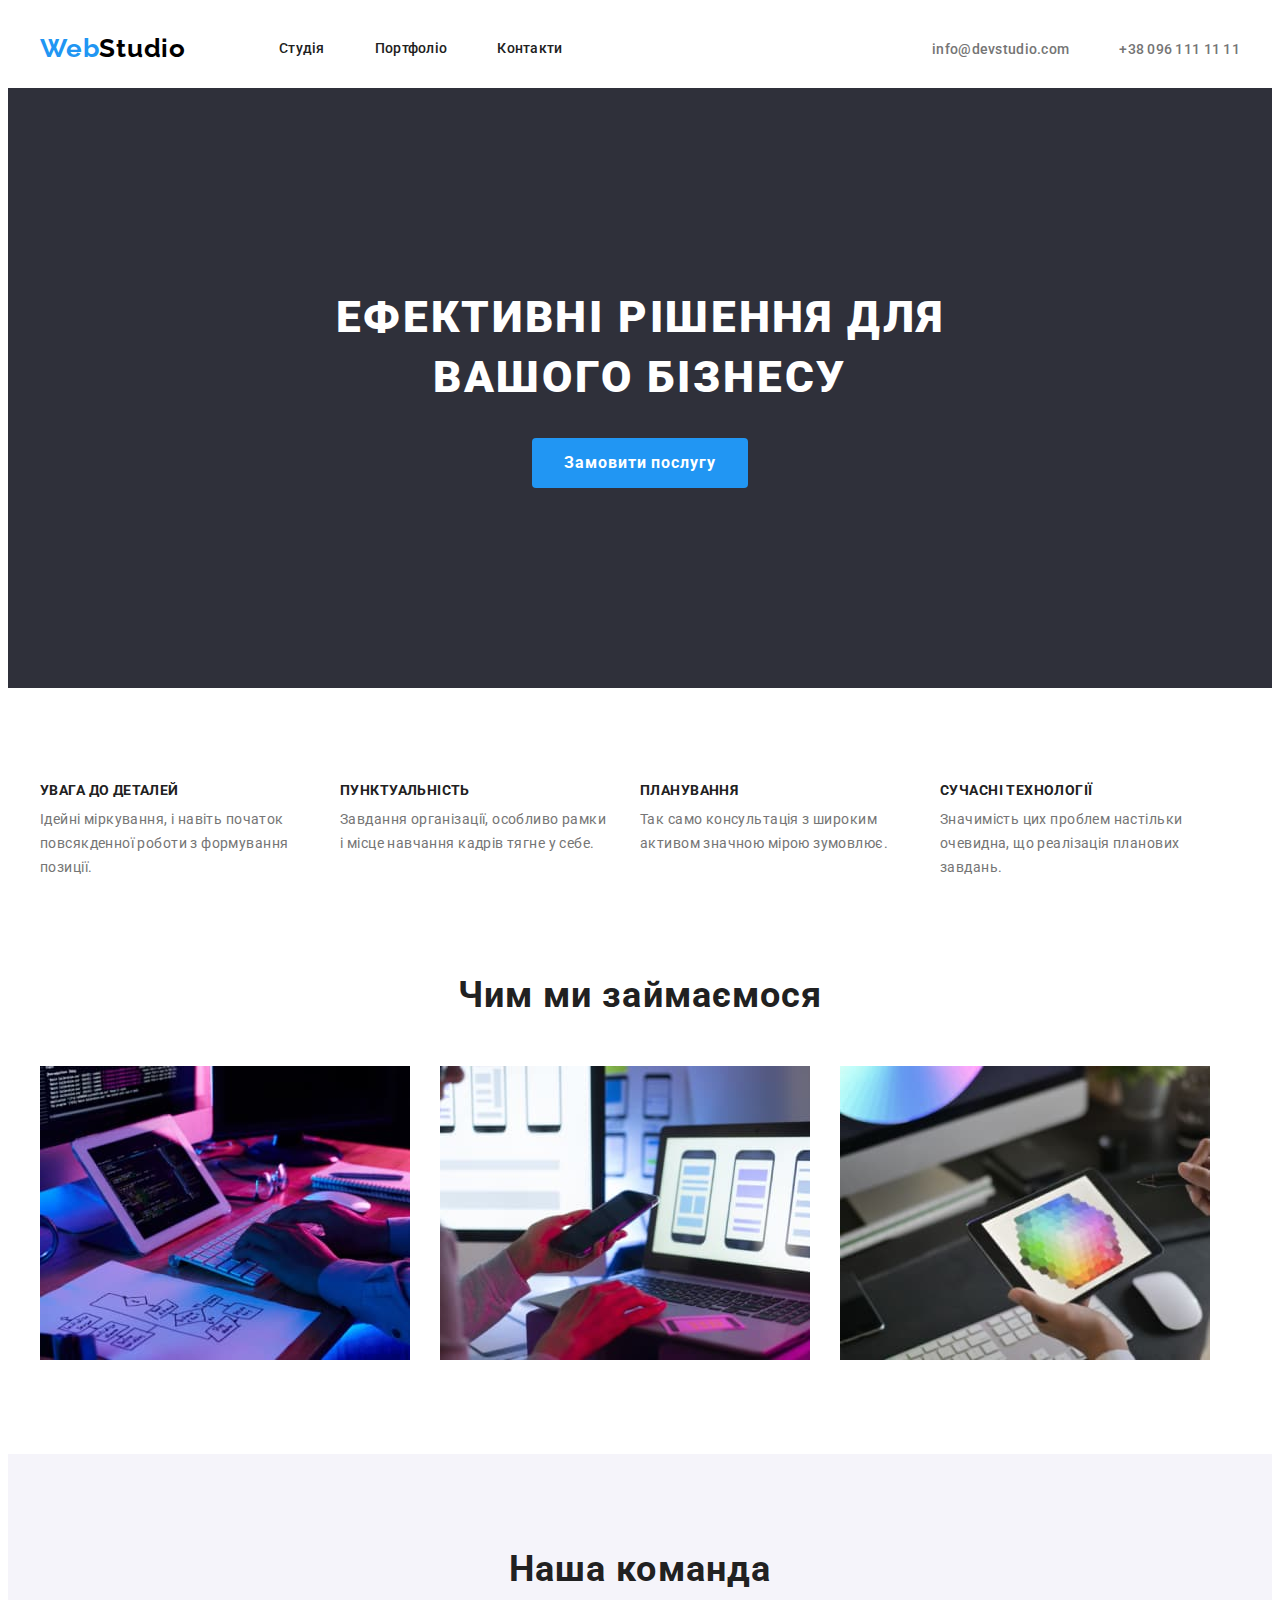
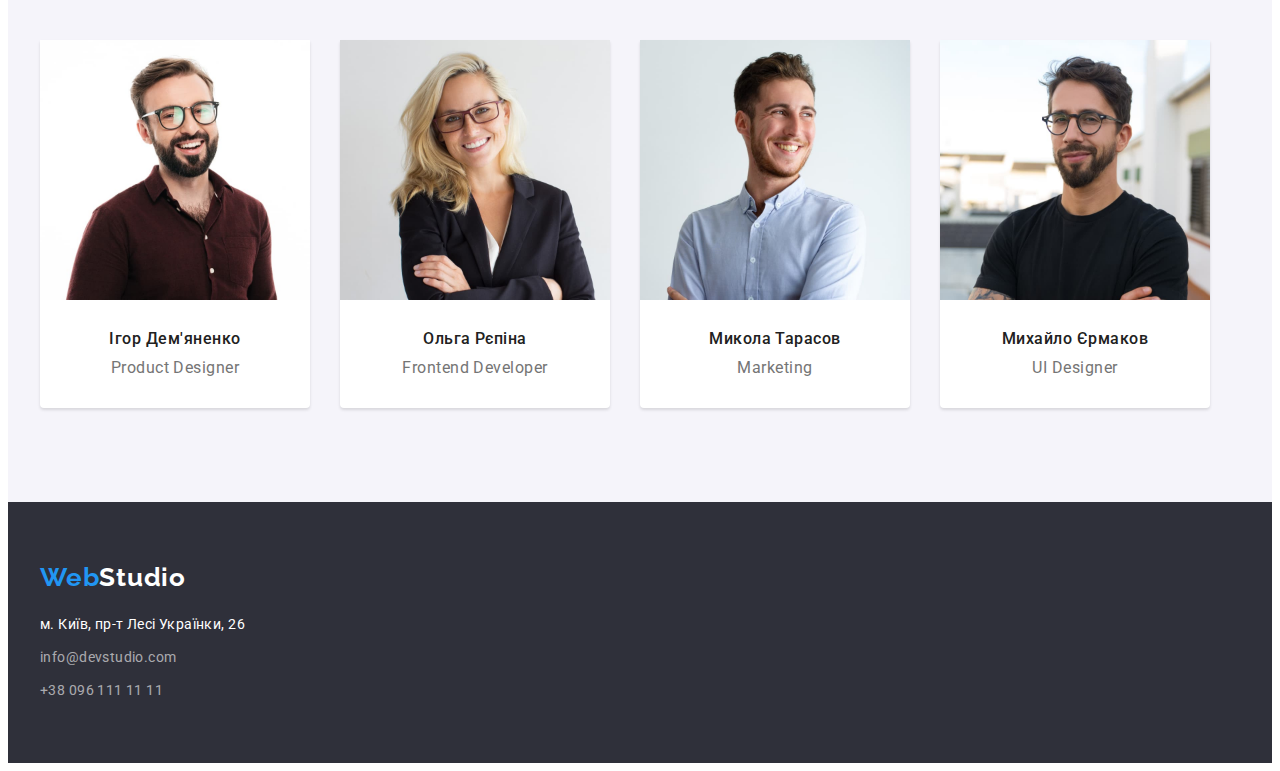
<file: index.html>
<!DOCTYPE html>
<html lang="ua">
<head>
    <meta charset="UTF-8">
    <meta name="viewport" content="width=device-width, initial-scale=1.0">
    <title>Document</title>
    <link rel="preconnect" href="https://fonts.googleapis.com">
    <link rel="preconnect" href="https://fonts.gstatic.com" crossorigin>
    <link href="https://fonts.googleapis.com/css2?family=Raleway:wght@700&family=Roboto:wght@400;500;700;900&display=swap" rel="stylesheet">
    <link rel="stylesheet" href="https://cdnjs.cloudflare.com/ajax/libs/modern-normalize/2.0.0/modern-normalize.min.css" integrity="sha512-4xo8blKMVCiXpTaLzQSLSw3KFOVPWhm/TRtuPVc4WG6kUgjH6J03IBuG7JZPkcWMxJ5huwaBpOpnwYElP/m6wg==" crossorigin="anonymous" referrerpolicy="no-referrer" />
    <link rel="stylesheet" href="./css/reset.css">
    <link rel="stylesheet" href="./css/styles.css">
</head>
<body>
    <header class="header">
        <div class="container header-container">
            <nav class="header-navigation">
                <a class="link header-logo" href="index.html"> <span class="header-pre-logo">Web</span>Studio</a>
                <ul class="list header-list">
                    <li class="header-item"><a class="link header-link" href="./index.html">Студія</a></li>
                    <li class="header-item"><a class="link header-link" href="./portfolio.html">Портфоліо</a></li>
                    <li class="header-item"><a class="link header-link" href="">Контакти</a></li>
                </ul>
            </nav>
                <ul class="list header-list header-conect">
                    <li><a class="link header-mail" href="mailto:info@devstudio.com">info@devstudio.com</a></li>
                    <li class="header-pre-tel"><a class="link header-tel" href="tel:+380961111111">+38 096 111 11 11</a></li>
                </ul>
        </div>
    </header>
    <main>
        <section class="hero">
                <div class="container hero-container">
                    <h1 class="hero-text">ЕФЕКТИВНІ РІШЕННЯ ДЛЯ ВАШОГО БІЗНЕСУ</h1>
                    <button class="hero-button" type="button">Замовити послугу</button>
                </div>
        </section>
        <section class="content">
            <div class="container">
                <h2 class="visually-hidden">Особенности</h2>
                <ul class="list content-list">
                    <li class="content-item">
                        <h3 class="content-text">УВАГА ДО ДЕТАЛЕЙ</h3>
                        <p class="content-title">Ідейні міркування, і навіть початок повсякденної роботи з формування позиції.</p>
                    </li>
                    <li class="content-item">
                        <h3 class="content-text">ПУНКТУАЛЬНІСТЬ</h3>
                        <p class="content-title">Завдання організації, особливо рамки і місце навчання кадрів тягне у себе.</p>
                    </li>
                    <li class="content-item">
                        <h3 class="content-text">ПЛАНУВАННЯ</h3>
                        <p class="content-title">Так само консультація з широким активом значною мірою зумовлює.</p>
                    </li>
                    <li class="content-item">
                        <h3 class="content-text">СУЧАСНІ ТЕХНОЛОГІЇ</h3>
                        <p class="content-title">Значимість цих проблем настільки очевидна, що реалізація планових завдань.</p>
                    </li>
                </ul>
            </div>
        </section>
        <section class="about">
            <div class="container">
                <h2 class="about-text">Чим ми займаємося</h2>
                <ul class="list about-list">
                    <li class="about-item">
                        <img class="about-images" src="./images/img.jpg" alt="" width="370">
                    </li>
                    <li class="about-item">
                        <img class="about-images" src="./images/img-2.jpg" alt="" width="370">
                    </li>
                    <li class="about-item">
                        <img class="about-images" src="./images/img-3.jpg" alt="" width="370">
                    </li>
                </ul>
            </div>
        </section>
        <section class="team">
            <div class="container">
                <h2 class="team-text">Наша команда</h2>
                <ul class="list team-list">
                    <li class="team-item">
                        <img class="team-images" src="./images/img-11.jpg" alt="" width="270">
                        <h3 class="team-title">Ігор Дем'яненко</h3>
                        <p class="team-after-title">Product Designer</p>
                    </li>
                    <li class="team-item">
                        <img class="team-images" src="./images/img-22.jpg" alt="" width="270">
                        <h3 class="team-title">Ольга Рєпіна</h3>
                        <p class="team-after-title">Frontend Developer</p>
                    </li>
                    <li class="team-item">
                        <img class="team-images" src="./images/img-33.jpg" alt="" width="270">
                        <h3 class="team-title">Микола Тарасов</h3>
                        <p class="team-after-title">Marketing</p>
                    </li>
                    <li class="team-item">
                        <img class="team-images" src="./images/img-44.jpg" alt="" width="270">
                        <h3 class="team-title">Михайло Єрмаков</h3>
                        <p class="team-after-title">UI Designer</p>
                    </li>
                </ul>
            </div>
        </section>
    </main>
    <footer class="footer">
        <div class="container">
            <a class="link footer-logo" href="index.html"><span class="footer-pre-logo">Web</span>Studio</a>
            <ul class="list footer-list">
                <li>
                    <a class="link footer-nav" href="https://maps.app.goo.gl/ejPqApRgU77HWuKQ7" target="_blank" rel="noopener noreferrer"><address>м. Київ, пр-т Лесі Українки, 26</address></a>
                </li>
                <li>
                    <a class="link footer-mail" href="mailto:info@devstudio.com">info@devstudio.com</a>
                </li>
                <li>
                    <a class="link footer-tel" href="tel:+380961111111">+38 096 111 11 11</a>
                </li>
            </ul>
        </div>
    </footer>

</body>
</html>
</file>
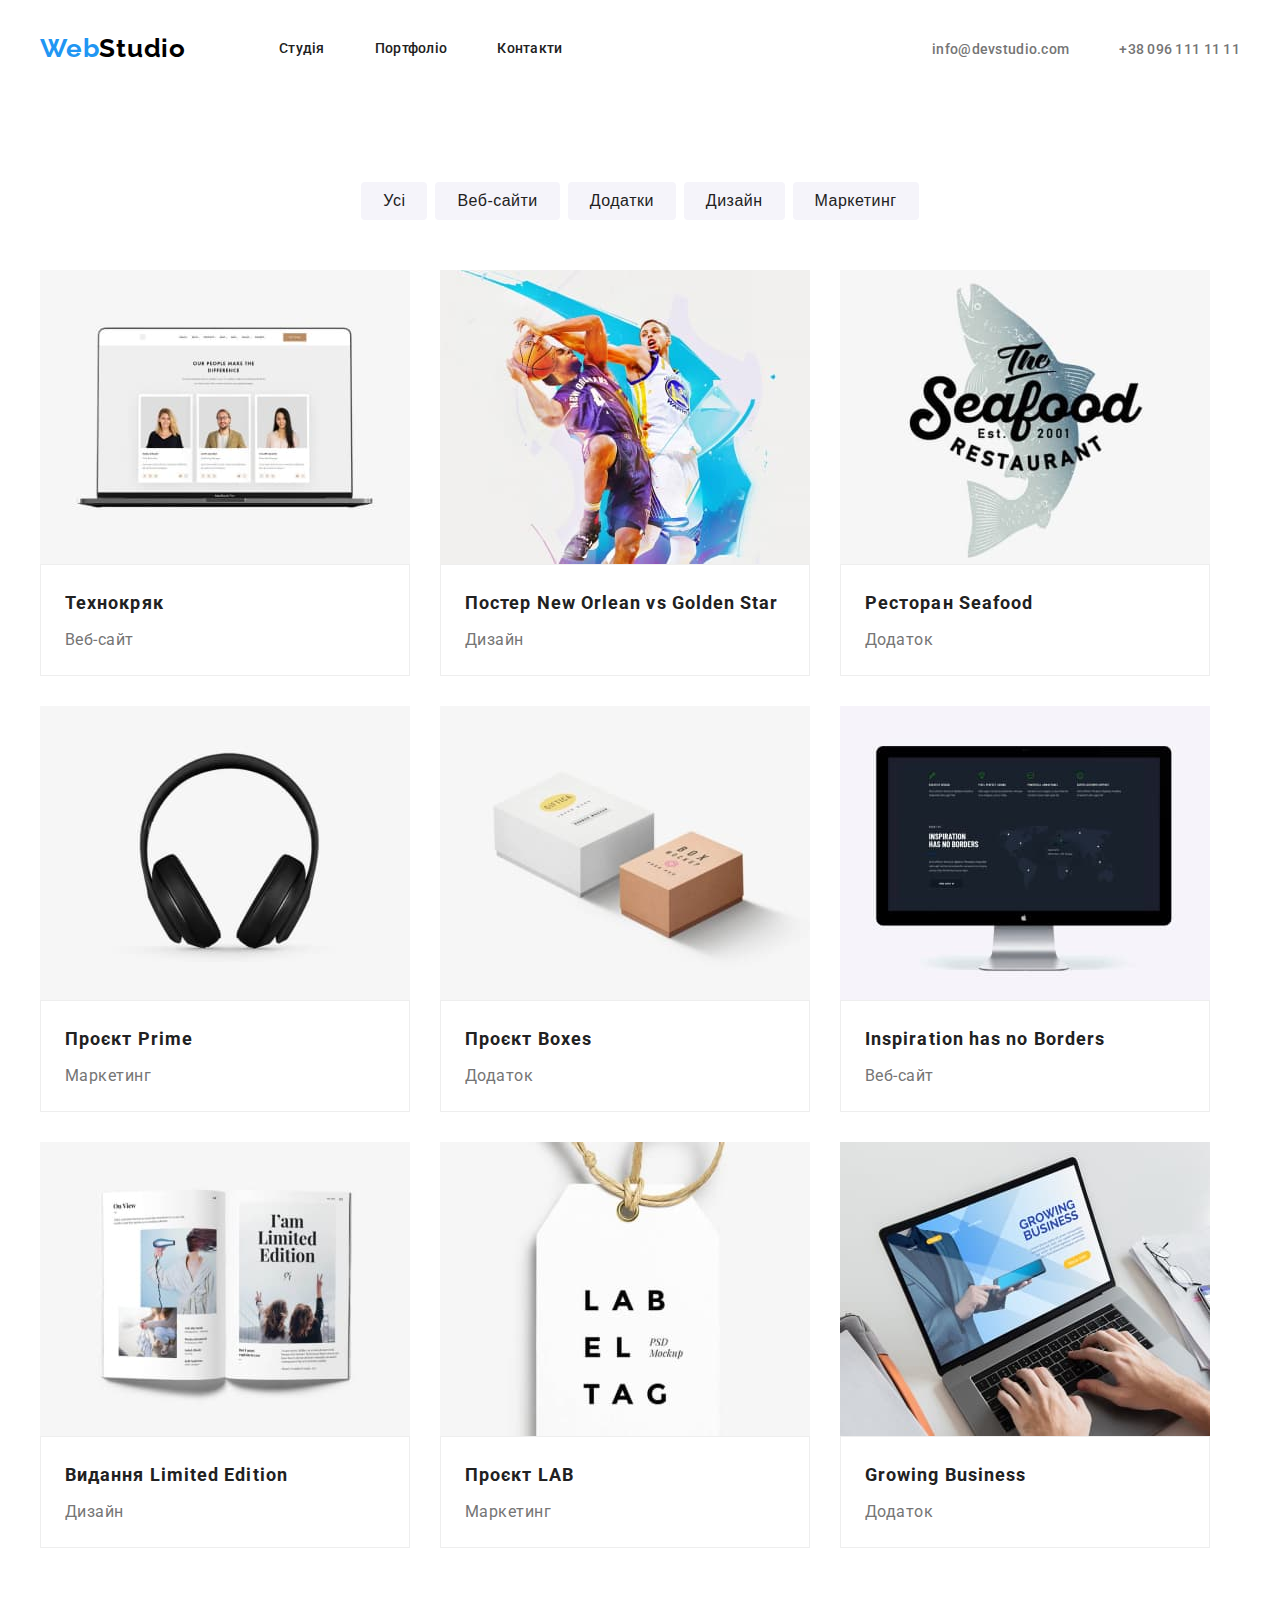
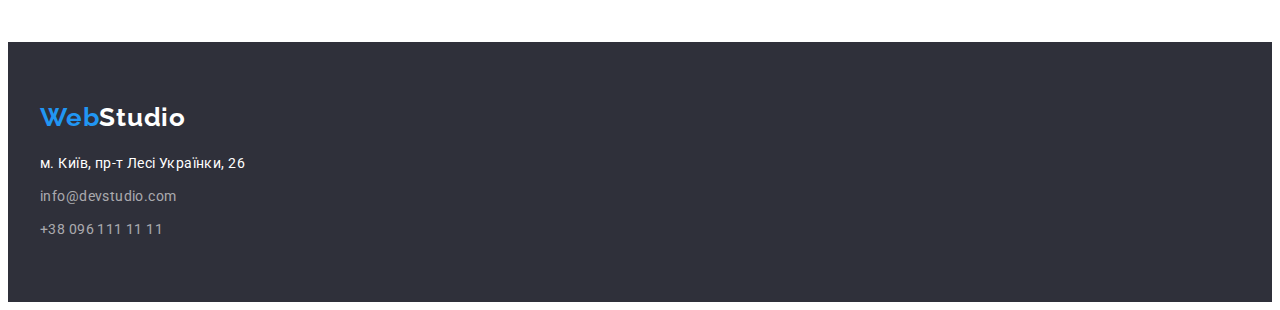
<file: portfolio.html>
<!DOCTYPE html>
<html lang="ua">
<head>
    <meta charset="UTF-8">
    <meta name="viewport" content="width=device-width, initial-scale=1.0">
    <title>Document</title>
    <link rel="preconnect" href="https://fonts.googleapis.com">
    <link rel="preconnect" href="https://fonts.gstatic.com" crossorigin>
    <link href="https://fonts.googleapis.com/css2?family=Raleway:wght@700&family=Roboto:wght@400;500;700;900&display=swap" rel="stylesheet">
    <link rel="stylesheet" href="https://cdnjs.cloudflare.com/ajax/libs/modern-normalize/2.0.0/modern-normalize.min.css" integrity="sha512-4xo8blKMVCiXpTaLzQSLSw3KFOVPWhm/TRtuPVc4WG6kUgjH6J03IBuG7JZPkcWMxJ5huwaBpOpnwYElP/m6wg==" crossorigin="anonymous" referrerpolicy="no-referrer" />
    <link rel="stylesheet" href="./css/reset.css">
    <link rel="stylesheet" href="./css/styles.css">
</head>
<body>
    <header class="header">
        <div class="container header-container">
            <nav class="header-navigation">
                <a class="link header-logo" href="index.html"> <span class="header-pre-logo">Web</span>Studio</a>
                <ul class="list header-list">
                    <li class="header-item"><a class="link header-link" href="./index.html">Студія</a></li>
                    <li class="header-item"><a class="link header-link" href="./portfolio.html">Портфоліо</a></li>
                    <li class="header-item"><a class="link header-link" href="">Контакти</a></li>
                </ul>
            </nav>
            <ul class="list header-list header-conect">
                <li><a class="link header-mail" href="mailto:info@devstudio.com">info@devstudio.com</a></li>
                <li class="header-pre-tel"><a class="link header-tel" href="tel:+380961111111">+38 096 111 11 11</a></li>
            </ul>
        </div>
    </header>
    <main>
        <div class="container">
            <ul class="list list-btn">
                <li class="list-btn-item"><button class="item-btn" type="button">Усі</button></li>
                <li class="list-btn-item"><button class="item-btn" type="button">Веб-сайти</button></li>
                <li class="list-btn-item"><button class="item-btn" type="button">Додатки</button></li>
                <li class="list-btn-item"><button class="item-btn" type="button">Дизайн</button></li>
                <li class="list-btn-item"><button class="item-btn" type="button">Маркетинг</button></li>
            </ul>
        </div>
        <section class="item-box">
            <div class="container">
                <h1 class="visually-hidden">Portfolio</h1>
                <ul class="list section-item-list">
                    <li class="section-item" >
                        <a class="link" href="">
                            <img class="item-images" src="./images/img-portfolio-1.jpg" alt="Ноутбук" width="370">
                            <div class="item-text">
                                <h2 class="section-text">Технокряк</h2>
                                <p class="section-title">Веб-сайт</p>
                            </div>
                        </a>
                    </li>
                    <li class="section-item" >
                        <a class="link" href="">
                            <img class="item-images" src="./images/img-portfolio-2.jpg" alt="Баскетболіти" width="370">
                            <div class="item-text">
                                <h2 class="section-text">Постер <span lang="en">New Orlean vs Golden Star</span></h2>
                                <p class="section-title">Дизайн</p>
                            </div>
                        </a>
                    </li>
                    <li class="section-item" >
                        <a class="link" href="">
                            <img class="item-images" src="./images/img-portfolio-3.jpg" alt="Логотип ресторану" width="370">
                            <div class="item-text">
                                <h2 class="section-text">Ресторан <span lang="en">Seafood</span></h2>
                                <p class="section-title">Додаток</p>
                            </div>
                        </a>
                    </li>
                    <li class="section-item">
                        <a class="link" href="">
                            <img class="item-images" src="./images/img-portfolio-4.jpg" alt="Навушники" width="370">
                            <div class="item-text">
                                <h2 class="section-text">Проєкт <span lang="en">Prime</span></h2>
                                <p class="section-title">Маркетинг</p>
                            </div>
                        </a>
                    </li>
                    <li class="section-item" >
                        <a class="link" href="">
                            <img class="item-images" src="./images/img-portfolio-5.jpg" alt="Коробка" width="370">
                            <div class="item-text">
                                <h2 class="section-text">Проєкт <span lang="en">Boxes</span></h2>
                                <p class="section-title">Додаток</p>
                            </div>
                        </a>
                    </li>
                    <li class="section-item" >
                        <a class="link" href="">
                            <img class="item-images" src="./images/img-portfolio-6.jpg" alt="Комп'ютер" width="370">
                            <div class="item-text">
                                <h2 class="section-text"><span lang="en">Inspiration has no Borders</span></h2>
                                <p class="section-title">Веб-сайт</p>
                            </div>
                        </a>
                    </li>
                    <li class="section-item" >
                        <a class="link" href="">
                            <img class="item-images" src="./images/img-portfolio-7.jpg" alt="Журнал" width="370">
                            <div class="item-text">
                                <h2 class="section-text">Видання <span lang="en">Limited Edition</span></h2>
                                <p class="section-title">Дизайн</p>
                            </div>
                        </a>
                    </li>
                    <li class="section-item" >
                        <a class="link" href="">
                            <img class="item-images" src="./images/img-portfolio-8.jpg" alt="Бірка" width="370">
                            <div class="item-text">
                                <h2 class="section-text">Проєкт LAB</h2>
                                <p class="section-title">Маркетинг</p>
                            </div>
                        </a>
                    </li>
                    <li class="section-item" >
                        <a class="link" href="">
                            <img class="item-images" src="./images/img-portfolio-9.jpg" alt="Ноутбук" width="370">
                            <div class="item-text">
                                <h2 class="section-text"><span lang="en">Growing Business</span></h2>
                                <p class="section-title">Додаток</p>
                            </div>
                        </a>
                    </li>
                </ul>
            </div>
    </section>
    </main>
    <footer class="footer">
        <div class="container">
            <a class="link footer-logo" href="index.html"><span class="footer-pre-logo">Web</span>Studio</a>
            <ul class="list footer-list">
                <li>
                    <a class="link footer-nav" href="https://maps.app.goo.gl/ejPqApRgU77HWuKQ7" target="_blank" rel="noopener noreferrer"><address>м. Київ, пр-т Лесі Українки, 26</address></a>
                </li>
                <li>
                    <a class="link footer-mail" href="mailto:info@devstudio.com">info@devstudio.com</a>
                </li>
                <li>
                    <a class="link footer-tel" href="tel:+380961111111">+38 096 111 11 11</a>
                </li>
            </ul>
        </div>
    </footer>
</body>
</html>
</file>
<file: css/styles.css>
:root {
    --text-color:#212121;
    --title-color:#757575;
    --accent-color:#2196F3;

}

.list {
    list-style: none;
}

.link {
    text-decoration: none;
}

body {
font-family: "Roboto", "sans-serif";
}

.container {
    width: 1200px;
    padding-left: 15px;
    padding-right: 15px;
    margin: 0 auto;
}

/* -----------------------------------HEADER----------------------------------- */

/* .header {
    padding-top: 32px;
    padding-bottom: 32px;
} */

.header-container {
    display: flex;
    align-items: center;
}

.header-navigation {
    display: flex;
    align-items: center;
}

.header-logo {
    font-size: 26px;
    font-family: Raleway;
    font-weight: 700;
    line-height: 1.17;
    letter-spacing: 0.03em;
    text-align: left;
    color: #000000;

    margin-right: 93px;
}

.header-pre-logo {
    font-family: Raleway;
    font-size: 26px;
    font-weight: 700;
    line-height: 1.17;
    letter-spacing: 0.03em;
    text-align: left;
    color: var(--accent-color);
}

.header-list {
    display: flex;
}

.header-item:not(:last-child) {
    margin-right: 50px;
}

/* .header-item:last-child .header-link {
    background-color:  #000000;
} */

.header-link {
    font-size: 14px;
    font-weight: 500;
    line-height: 1.17;
    letter-spacing: 0.02em;
    text-align: left;
    color: var(--text-color);

    padding-top: 32px;
    padding-bottom: 32px;
    display: inline-block;
}
.header-link:hover,
.header-link:focus{
    color: var(--accent-color);
}

.header-conect {
    margin-left: auto;
}

.header-mail {
    font-size: 14px;
    font-weight: 500;
    line-height: 1.17;
    letter-spacing: 0.02em;
    text-align: left;
    color: var(--title-color);
}
.header-mail:hover,
.header-mail:focus {
    color: var(--accent-color);
}

.header-pre-tel {
    margin-left: 50px;
}

.header-tel {
    font-size: 14px;
    font-weight: 500;
    line-height: 1.17;
    letter-spacing: 0.02em;
    text-align: left;
    color: var(--title-color);
} 
.header-tel:hover,
.header-tel:focus {
    color: var(--accent-color);
}
/* -----------------------------------HERO----------------------------------- */

.hero {
    padding: 200px 0;
    background-color:#2F303A;
}

.hero-container {
    text-align: center;
}

.hero-text {
    font-size: 44px;    
    font-weight: 900;
    line-height: 1.36;
    letter-spacing: 0.06em;
    color: #ffffff;

    margin: 0 auto;
    margin-bottom: 30px;
    width: 696px;
}

.hero-button {
    font-family: inherit;
    font-size: 16px;
    font-weight: 700;
    line-height: 1.87;
    letter-spacing: 0.06em;
    text-align: center;
    cursor: pointer;
    color: #ffffff;

    min-width: 216px;
    min-height: 50px;
    gap: 0px;
    border-radius: 4px;
    border: 1px;
    opacity: 0px;
    background: var(--accent-color);
    border-color: transparent;

    padding: 10px 32px;

    /* margin: 0 auto; */
    display: inline-block;
}
/* -----------------------------------CONTENT----------------------------------- */


.visually-hidden {
    position: absolute;
    width: 1px;
    height: 1px;
    margin: -1px;
    border: 0;
    padding: 0;
    white-space: nowrap;
    clip-path: inset(100%);
    clip: rect(0 0 0 0);
    overflow: hidden;
}

.content {
    padding: 94px 0;
}

.content-list {
    display: flex;
}

.content-list :not(:last-child) {
    margin-right: 30px;
}

.content-item {
    width: 270px;
}

.content-text {
    font-size: 14px;
    font-weight: 700;
    line-height: 1.17;
    letter-spacing: 0.03em;
    text-align: left;
    color: var(--text-color);

    margin-bottom: 10px;
}

.content-title {
    font-size: 14px;
    font-weight: 400;
    line-height: 1.71;
    letter-spacing: 0.03em;
    text-align: left;
    color: var(--title-color);
}
/* -----------------------------------ABOUT----------------------------------- */

.about {
    padding-bottom: 94px;
}

.about-images {
    display: block;
}

.about-text {
    font-size: 36px;
    font-weight: 700;
    line-height: 1.17;
    letter-spacing: 0.03em;
    text-align: center;
    color: var(--text-color);

    margin-bottom: 50px;
}

.about-list {
    display: flex;
}

.about-list :not(:last-child) {
    margin-right: 30px;
}

/* -----------------------------------TEAM----------------------------------- */

.team {
    padding: 94px 0;
    background-color: #F5F4FA;
}

.team-text {
    font-size: 36px;
    font-weight: 700;
    line-height: 1.17;
    letter-spacing: 0.03em;
    text-align: center;
    color: var(--text-color);

    margin-bottom: 50px;
}

.team-list {
    display: flex;
}

/* .team-list:not(:last-child) {
    margin-right: 30px;
} */

.team-item {
    width: 270px;
    height: 368px;
    gap: 0px;
    opacity: 0px;
    background-color: #ffffff;

    margin-right: 30px;
    border-radius: 0px 0px 4px 4px;
    box-shadow: 0px 2px 3px 0px #0000001F;
}

.team-item:last-child {
    margin-right: 0;
}

.team-images {
    display: block;
}

.team-title {
    font-size: 16px;
    font-weight: 500;
    line-height: 1.17;
    letter-spacing: 0.03em;
    text-align: center;
    color: var(--text-color);
    
    margin-top: 30px;
    margin-bottom: 10px;
}

.team-after-title {
    font-size: 16px;
    font-weight: 400;
    line-height: 1.17;
    letter-spacing: 0.03em;
    text-align: center;
    color: var(--title-color);

}

/* -----------------------------------FOOTER----------------------------------- */
.footer{
    background-color:#2F303A;
    padding: 60px 0;
}

.footer-logo {
    font-family: Raleway;
    font-size: 26px;
    font-weight: 700;
    line-height: 1.17;
    letter-spacing: 0.03em;
    text-align: left;
    color: #ffffff;
    
    display: block;
    margin-bottom: 20px;
}

.footer-pre-logo {
    font-family: Raleway;
    font-size: 26px;
    font-weight: 700;
    line-height: 1.17;
    letter-spacing: 0.03em;
    text-align: left;
    color: var(--accent-color);
}

.footer-list :not(:last-child) {
    margin-bottom: 9px;
}

.footer-nav {
    font-size: 14px;
    font-weight: 400;
    line-height: 1.71;
    letter-spacing: 0.03em;
    text-align: left;
    color: #ffffff;
}

.footer-nav:hover,
.footer-nav:focus {
    color: var(--accent-color);
}

address {
    font-family: Roboto;
    font-style: normal;
}

.footer-mail {
    font-size: 14px;
    font-weight: 400;
    line-height: 1.71;
    letter-spacing: 0.03em;
    text-align: left;
    color:#FFFFFF99;
}
.footer-mail:hover,
.footer-mail:focus{
    color: var(--accent-color);
}

.footer-tel {
    font-size: 14px;
    font-weight: 400;
    line-height: 1.71;
    letter-spacing: 0.03em;
    text-align: left;
    color: #FFFFFF99;
}
.footer-tel:hover,
.footer-tel:focus{
    color: var(--accent-color);
}

/* -----------------------------------PORTFOLIO----------------------------------- */

.item-box {
    padding-bottom: 94px;
}

.list-btn {
    display: flex;
    justify-content: center;

    padding-top: 94px;
}

.list-btn :not(:last-child) {
    margin-right: 8px;
}

.list-btn-item {
    margin-bottom: 50px;
}

.item-btn {
    font-size: 16px;
    font-weight: 500;
    line-height: 1.62;
    letter-spacing: 0.03em;
    text-align: center;
    color: var(--text-color);
    cursor: pointer;
    border-radius: 4px;
    border: 1px;
    border-color: transparent;
    background-color: #F5F4FA;

    padding: 6px 22px;
}
.item-btn:hover,
.item-btn:focus {
    background-color: var(--accent-color);
    color:#F5F4FA;
    box-shadow: 0px 3px 1px 0px #0000001A;
}

.section-item-list {
    display: flex;
    flex-wrap: wrap;
}

.section-item {
    margin-right: 30px;
    margin-bottom: 30px;

    /* border: 1px solid #eeeeee; */

    /* outline: 1px solid #eeeeee; */
}

.item-images {
    display: block;
}

.item-text {
    border: 1px solid #eeeeee;
    padding: 20px 24px;
}


.section-item:nth-child(3n) {
    margin-right: 0;
}

.section-item:nth-last-child(-n +3) {
    margin-bottom: 0;
}

.section-text {
    font-size: 18px;
    font-weight: 700;
    line-height: 2;
    letter-spacing: 0.06em;
    text-align: left;
    color: var(--text-color);

    margin-bottom: 4px;

    /* margin-top: 20px;
    margin-left: 24px;
    margin-right: 24px;
    margin-bottom: 4px; */
}

.section-title {
    font-size: 16px;
    font-weight: 400;
    line-height: 1.87;
    letter-spacing: 0.03em;
    text-align: left;
    color: var(--title-color);

    /* margin-left: 24px;
    margin-right: 24px;
    margin-bottom: 20px; */
}
</file>
